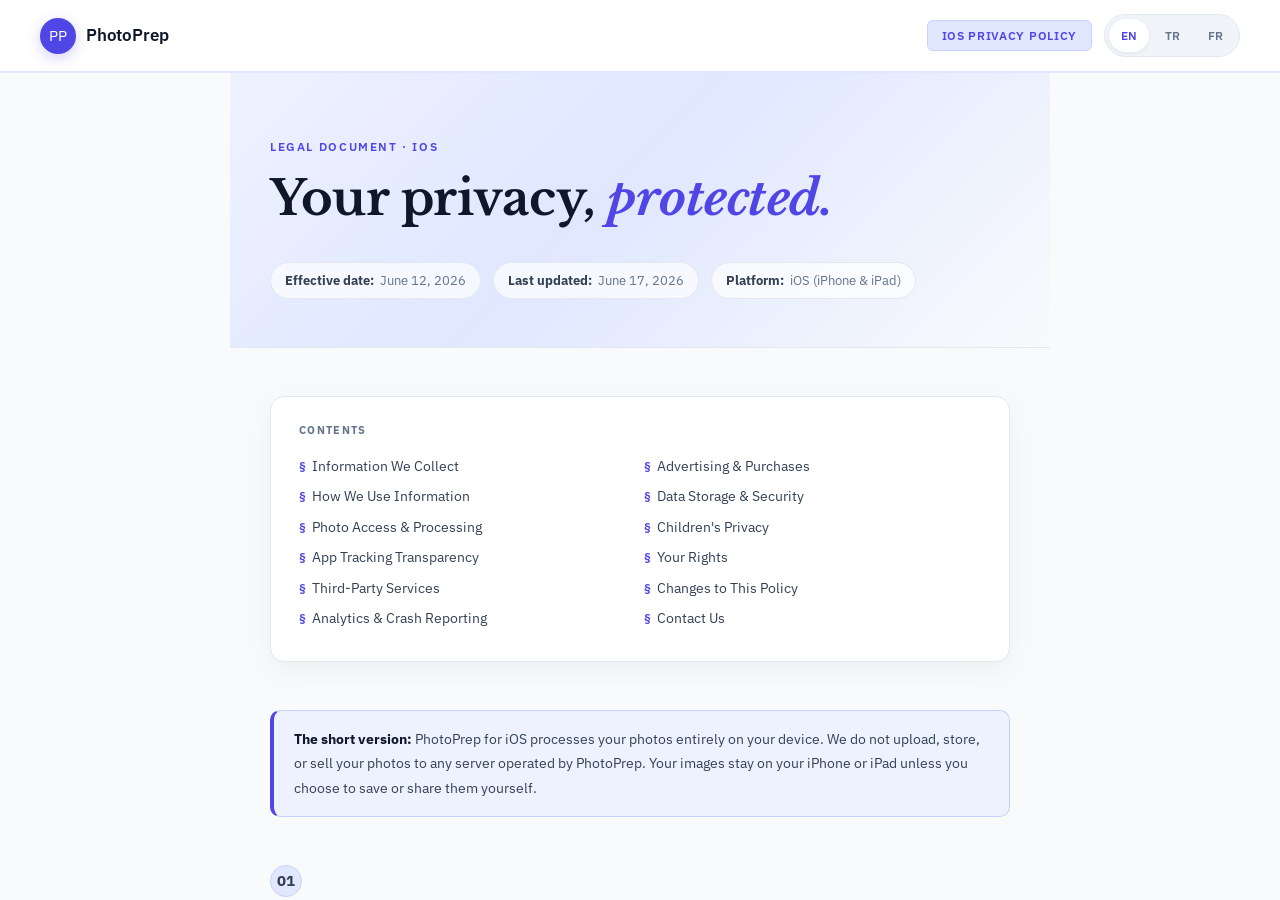
<file: index.html>
<!DOCTYPE html>
<html lang="en">
<head>
  <meta charset="UTF-8">
  <meta name="viewport" content="width=device-width, initial-scale=1.0">
  <meta http-equiv="refresh" content="0; url=photoprep-ios-privacy-policy.html">
  <title>PhotoPrep iOS — Legal</title>
  <link rel="canonical" href="photoprep-ios-privacy-policy.html">
</head>
<body>
  <p><a href="photoprep-ios-privacy-policy.html">PhotoPrep iOS Privacy Policy</a></p>
</body>
</html>
</file>
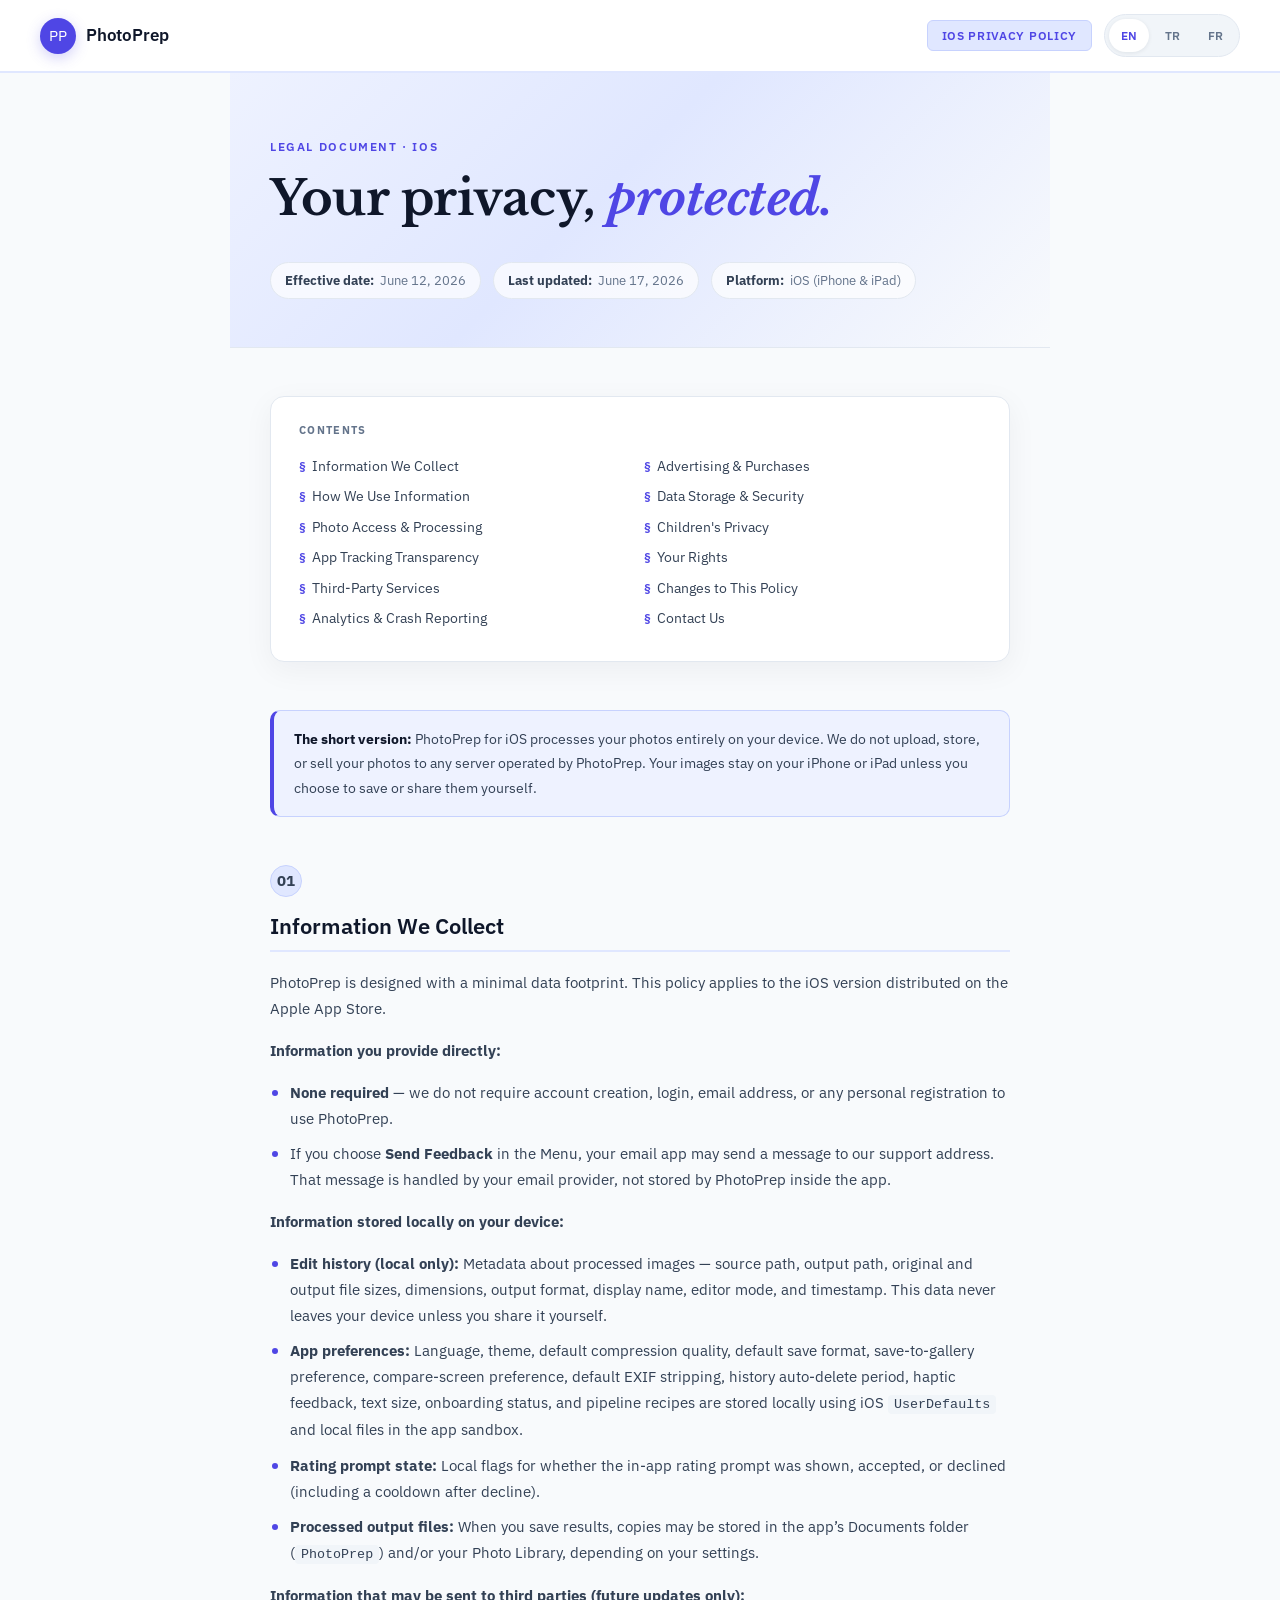
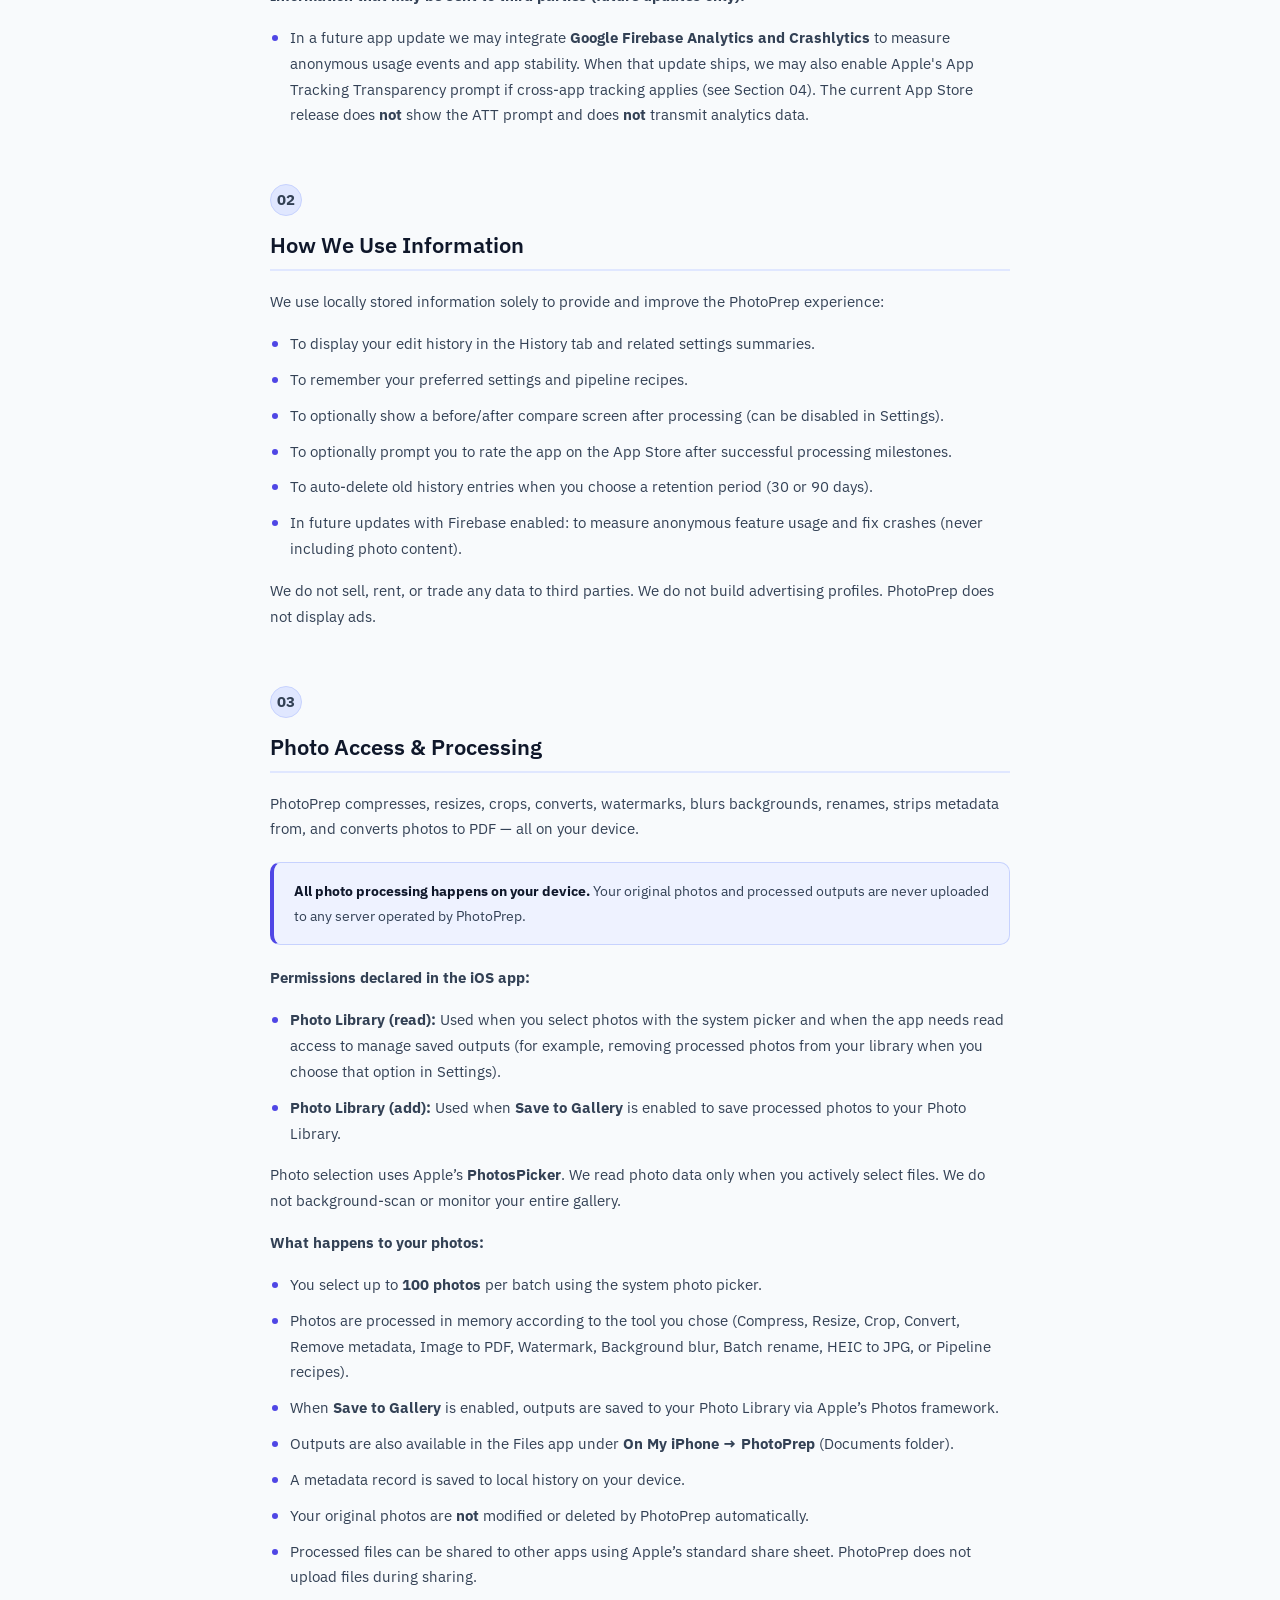
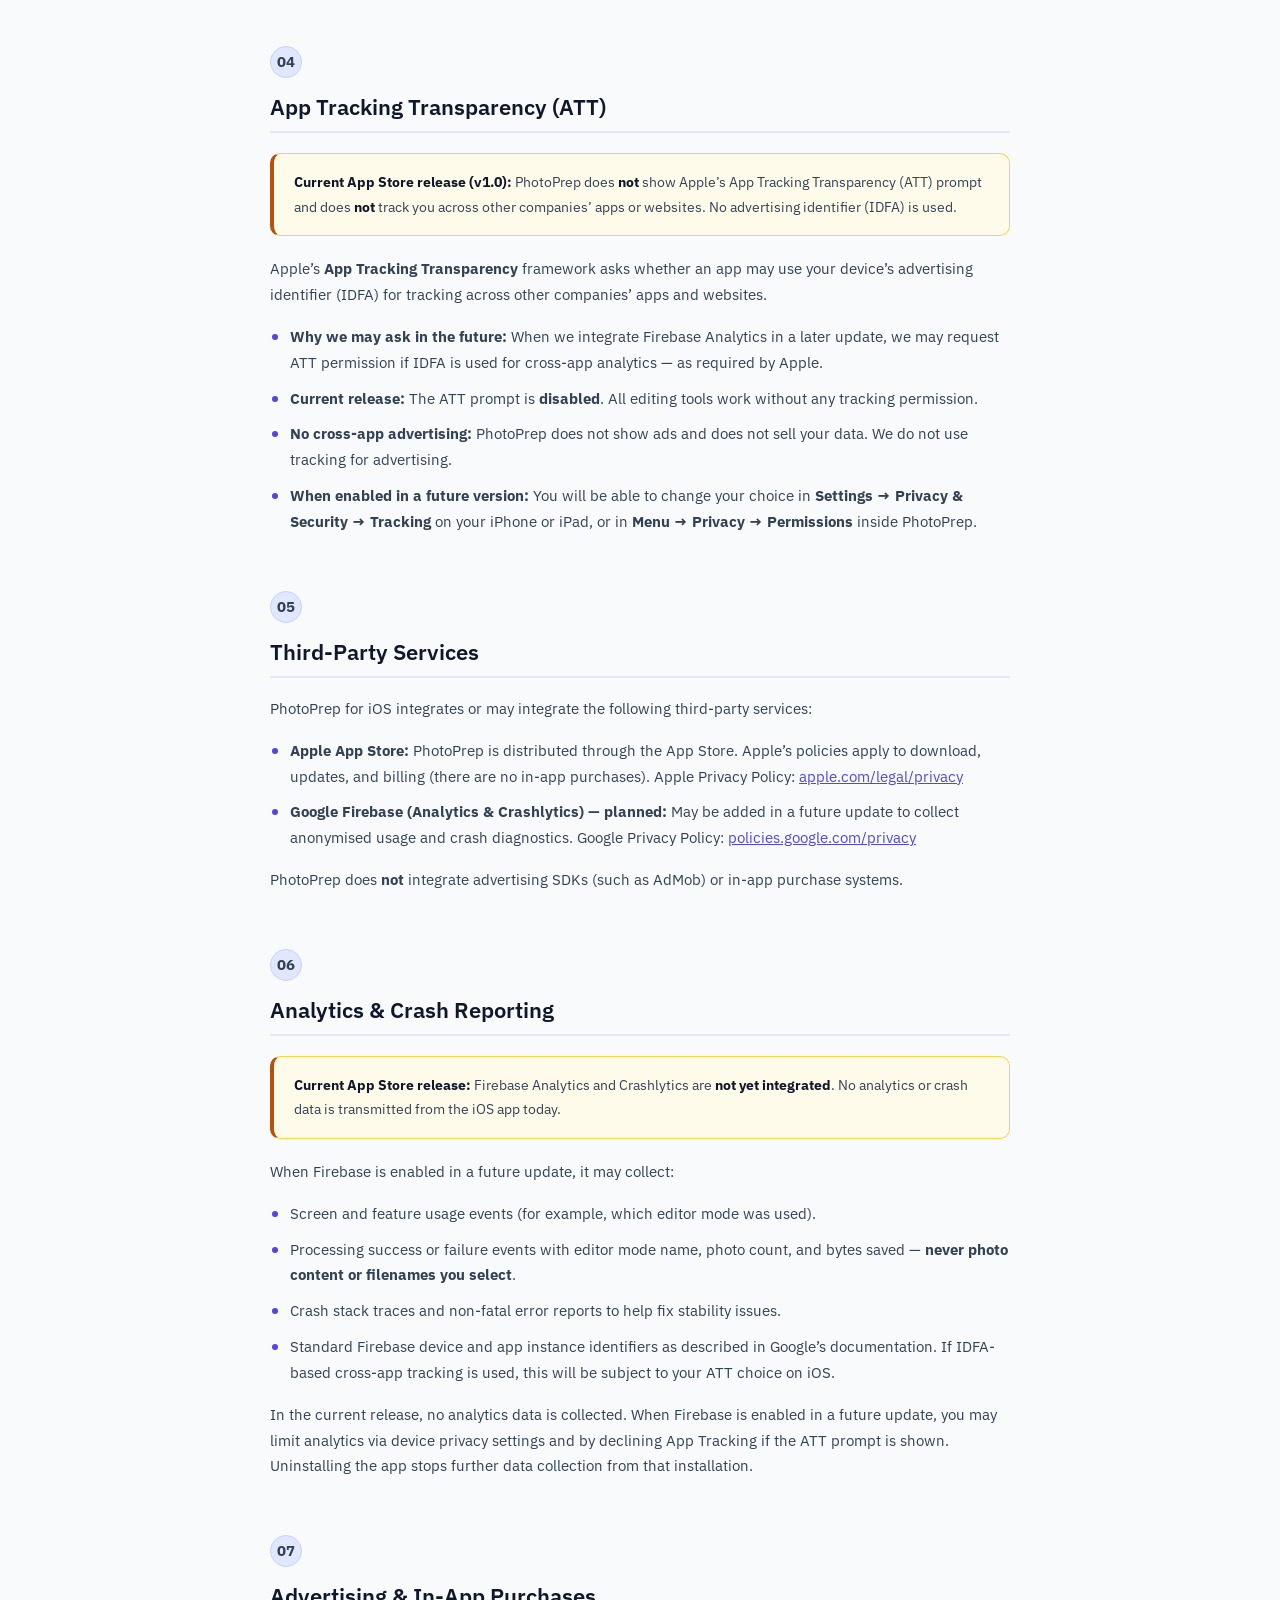
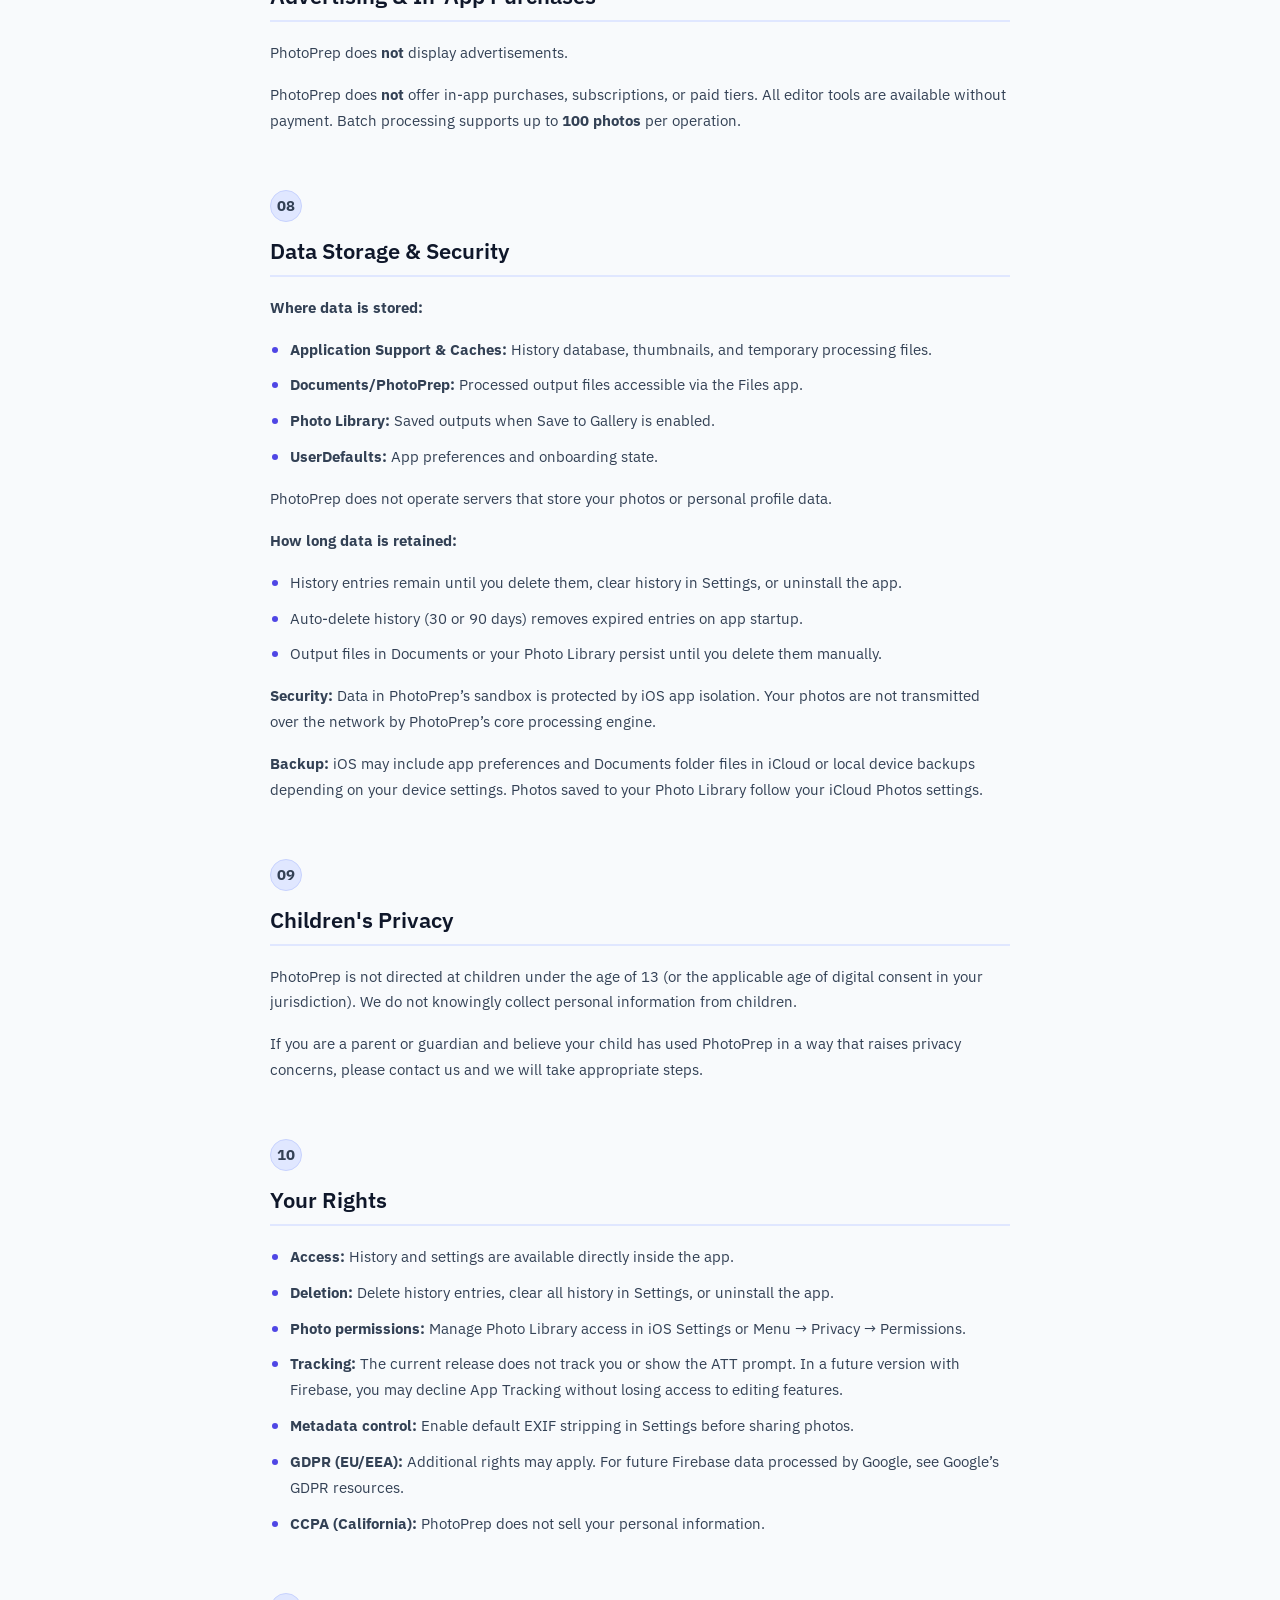
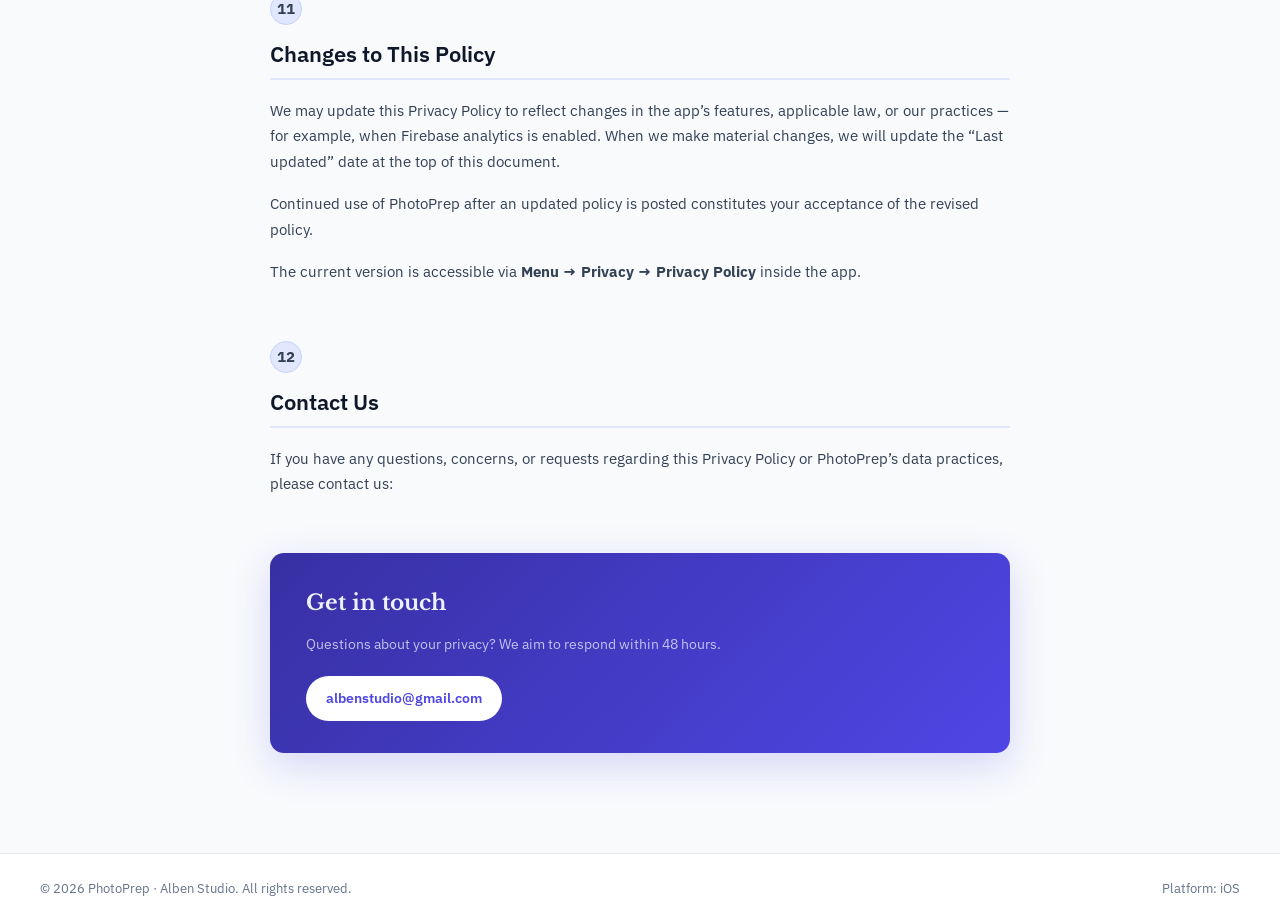
<file: photoprep-ios-privacy-policy.html>
<!DOCTYPE html>
<html lang="en">
<head>
<meta charset="UTF-8">
<meta name="viewport" content="width=device-width, initial-scale=1.0">
<title>Privacy Policy — PhotoPrep (iOS)</title>
<link rel="preconnect" href="https://fonts.googleapis.com">
<link href="https://fonts.googleapis.com/css2?family=Libre+Baskerville:ital,wght@0,400;0,700;1,400&family=IBM+Plex+Sans:wght@300;400;500;600&display=swap" rel="stylesheet">
<link rel="stylesheet" href="privacy-policy.css">
</head>
<body>

<header>
  <a class="logo" href="photoprep-ios-privacy-policy.html">
    <div class="logo-mark" aria-hidden="true">PP</div>
    <span class="logo-text">PhotoPrep</span>
  </a>
  <div class="header-right">
    <span class="doc-badge" id="doc-badge">iOS Privacy Policy</span>
    <div class="lang-switch" role="group" aria-label="Language">
      <button type="button" id="lang-en" data-lang="en">EN</button>
      <button type="button" id="lang-tr" data-lang="tr">TR</button>
      <button type="button" id="lang-fr" data-lang="fr">FR</button>
    </div>
  </div>
</header>

<div id="privacy-root"></div>

<script src="privacy-i18n.js"></script>
<script>initPrivacyPolicy();</script>
</body>
</html>
</file>
<file: privacy-policy.css>
:root {
  --ink:       #0f172a;
  --ink-mid:   #334155;
  --ink-soft:  #64748b;
  --paper:     #f8fafc;
  --paper-mid: #ffffff;
  --accent:    #4f46e5;
  --accent-soft: #e0e7ff;
  --accent-2:  #b45309;
  --rule:      #e2e8f0;
  --hero-bg:   linear-gradient(135deg, #eef2ff 0%, #e0e7ff 45%, #f8fafc 100%);
  --serif: 'Libre Baskerville', Georgia, serif;
  --sans:  'IBM Plex Sans', system-ui, sans-serif;
}

*, *::before, *::after { box-sizing: border-box; margin: 0; padding: 0; }
html { scroll-behavior: smooth; }
body {
  font-family: var(--sans);
  background: var(--paper);
  color: var(--ink);
  line-height: 1.7;
  font-size: 16px;
  overflow-x: hidden;
}

header {
  position: sticky; top: 0; z-index: 100;
  background: rgba(255,255,255,0.94);
  backdrop-filter: blur(10px);
  border-bottom: 2px solid var(--accent-soft);
  padding: 14px 40px;
  display: flex; align-items: center; justify-content: space-between;
  gap: 16px;
}

.logo {
  display: flex; align-items: center; gap: 10px;
  text-decoration: none; color: var(--ink);
}
.logo-mark {
  width: 36px; height: 36px; border-radius: 50%;
  background: var(--accent);
  display: flex; align-items: center; justify-content: center;
  color: #fff; font-size: 15px; line-height: 1;
  box-shadow: 0 4px 14px rgba(79, 70, 229, 0.25);
}
.logo-text { font-size: 1.05rem; font-weight: 600; letter-spacing: -.01em; }

.header-right {
  display: flex; align-items: center; gap: 12px; flex-wrap: wrap;
}

.doc-badge {
  font-size: .72rem; font-weight: 600; letter-spacing: .06em;
  text-transform: uppercase; color: var(--accent);
  background: var(--accent-soft); border: 1px solid #c7d2fe;
  padding: 5px 14px; border-radius: 6px;
}

.lang-switch {
  display: inline-flex; align-items: center; gap: 4px;
  background: #f1f5f9; border: 1px solid var(--rule);
  border-radius: 999px; padding: 4px;
}
.lang-switch button {
  border: 0; background: transparent; color: var(--ink-soft);
  font: inherit; font-size: .78rem; font-weight: 600;
  padding: 6px 12px; border-radius: 999px; cursor: pointer;
}
.lang-switch button.active {
  background: #fff; color: var(--accent);
  box-shadow: 0 1px 4px rgba(15, 23, 42, 0.08);
}
.lang-switch button:hover:not(.active) { color: var(--ink-mid); }

.hero {
  padding: 64px 40px 48px; max-width: 820px; margin: 0 auto;
  background: var(--hero-bg); border-bottom: 1px solid var(--rule);
}
.hero-eyebrow {
  font-size: .72rem; font-weight: 600; letter-spacing: .14em;
  text-transform: uppercase; color: var(--accent); margin-bottom: 14px;
}
.hero h1 {
  font-family: var(--serif);
  font-size: clamp(2rem, 4.5vw, 3rem);
  line-height: 1.15; letter-spacing: -.01em;
  color: var(--ink); margin-bottom: 18px; max-width: 24ch;
}
.hero h1 em { font-style: italic; color: var(--accent); }
.hero-meta {
  display: flex; gap: 12px; flex-wrap: wrap;
  font-size: .84rem; color: var(--ink-soft);
  padding-top: 18px; margin-top: 8px;
}
.hero-meta span {
  display: flex; align-items: center; gap: 6px;
  background: rgba(255,255,255,0.7);
  border: 1px solid var(--rule); border-radius: 999px;
  padding: 6px 14px;
}
.hero-meta strong { color: var(--ink-mid); }

.page-wrap { max-width: 820px; margin: 0 auto; padding: 48px 40px 100px; }

.quick-nav {
  background: var(--paper-mid); border: 1px solid var(--rule);
  border-radius: 14px; padding: 24px 28px; margin-bottom: 48px;
  box-shadow: 0 8px 30px rgba(15, 23, 42, 0.05);
}
.quick-nav-title {
  font-size: .7rem; font-weight: 700; letter-spacing: .12em;
  text-transform: uppercase; color: var(--ink-soft); margin-bottom: 14px;
}
.quick-nav ol { list-style: none; columns: 2; gap: 8px; }
.quick-nav li { margin-bottom: 6px; }
.quick-nav a {
  font-size: .9rem; color: var(--ink-mid); text-decoration: none;
  display: flex; align-items: center; gap: 6px;
}
.quick-nav a::before { content: '§'; font-size: .75rem; font-weight: 700; color: var(--accent); }
.quick-nav a:hover { color: var(--accent); }

.section { margin-bottom: 56px; }
.section-number {
  display: inline-flex; align-items: center; justify-content: center;
  width: 2rem; height: 2rem; border-radius: 50%;
  font-size: .72rem; font-weight: 700; color: var(--accent);
  background: var(--accent-soft); border: 1px solid #c7d2fe; margin-bottom: 12px;
}
.section h2 {
  font-size: 1.35rem; font-weight: 600; line-height: 1.25;
  margin-bottom: 18px; color: var(--ink);
  padding-bottom: 10px; border-bottom: 2px solid var(--accent-soft);
}
.section p { color: var(--ink-mid); margin-bottom: 16px; font-size: .95rem; }
.section ul, .section ol { margin: 12px 0 16px 0; padding-left: 0; list-style: none; }
.section ul li, .section ol li {
  position: relative; padding-left: 20px; margin-bottom: 10px;
  color: var(--ink-mid); font-size: .95rem;
}
.section ul li::before {
  content: ''; position: absolute; left: 2px; top: 10px;
  width: 6px; height: 6px; background: var(--accent); border-radius: 50%;
}
.section code {
  background: #f1f5f9; padding: 2px 6px; border-radius: 4px;
  font-size: 0.88em; word-break: break-word;
}
.section a { color: var(--accent); }

.callout {
  border: 1px solid #c7d2fe; border-left: 4px solid var(--accent);
  background: #eef2ff; border-radius: 10px; padding: 16px 20px; margin: 20px 0;
}
.callout p { margin: 0; font-size: .9rem; color: var(--ink-mid); }
.callout strong { color: var(--ink); }
.callout-warn { border-color: #fcd34d; border-left-color: var(--accent-2); background: #fffbeb; }

.contact-card {
  background: linear-gradient(135deg, #3730a3 0%, #4f46e5 100%);
  color: #eef2ff; border-radius: 14px; padding: 32px 36px; margin-top: 48px;
  box-shadow: 0 12px 40px rgba(79, 70, 229, 0.2);
}
.contact-card h3 { font-family: var(--serif); font-size: 1.35rem; margin-bottom: 10px; }
.contact-card p { color: rgba(238,242,255,.75); font-size: .9rem; margin-bottom: 20px; }
.contact-card a {
  display: inline-flex; align-items: center; gap: 8px;
  background: #fff; color: var(--accent); text-decoration: none;
  padding: 10px 20px; border-radius: 999px; font-weight: 600; font-size: .9rem;
}

.lang-note {
  font-size: .82rem; color: var(--ink-soft); margin-bottom: 24px;
  padding: 10px 14px; background: #fff; border: 1px solid var(--rule); border-radius: 8px;
}

footer {
  border-top: 1px solid var(--rule); background: #fff;
  padding: 24px 40px;
  display: flex; align-items: center; justify-content: space-between;
  flex-wrap: wrap; gap: 12px;
  font-size: .8rem; color: var(--ink-soft);
}
footer a { color: var(--accent); text-decoration: none; font-weight: 500; }

@media (max-width: 600px) {
  header, .hero, footer { padding-left: 20px; padding-right: 20px; }
  .page-wrap { padding: 0 20px 80px; }
  .quick-nav ol { columns: 1; }
  .doc-badge { display: none; }
}
</file>
